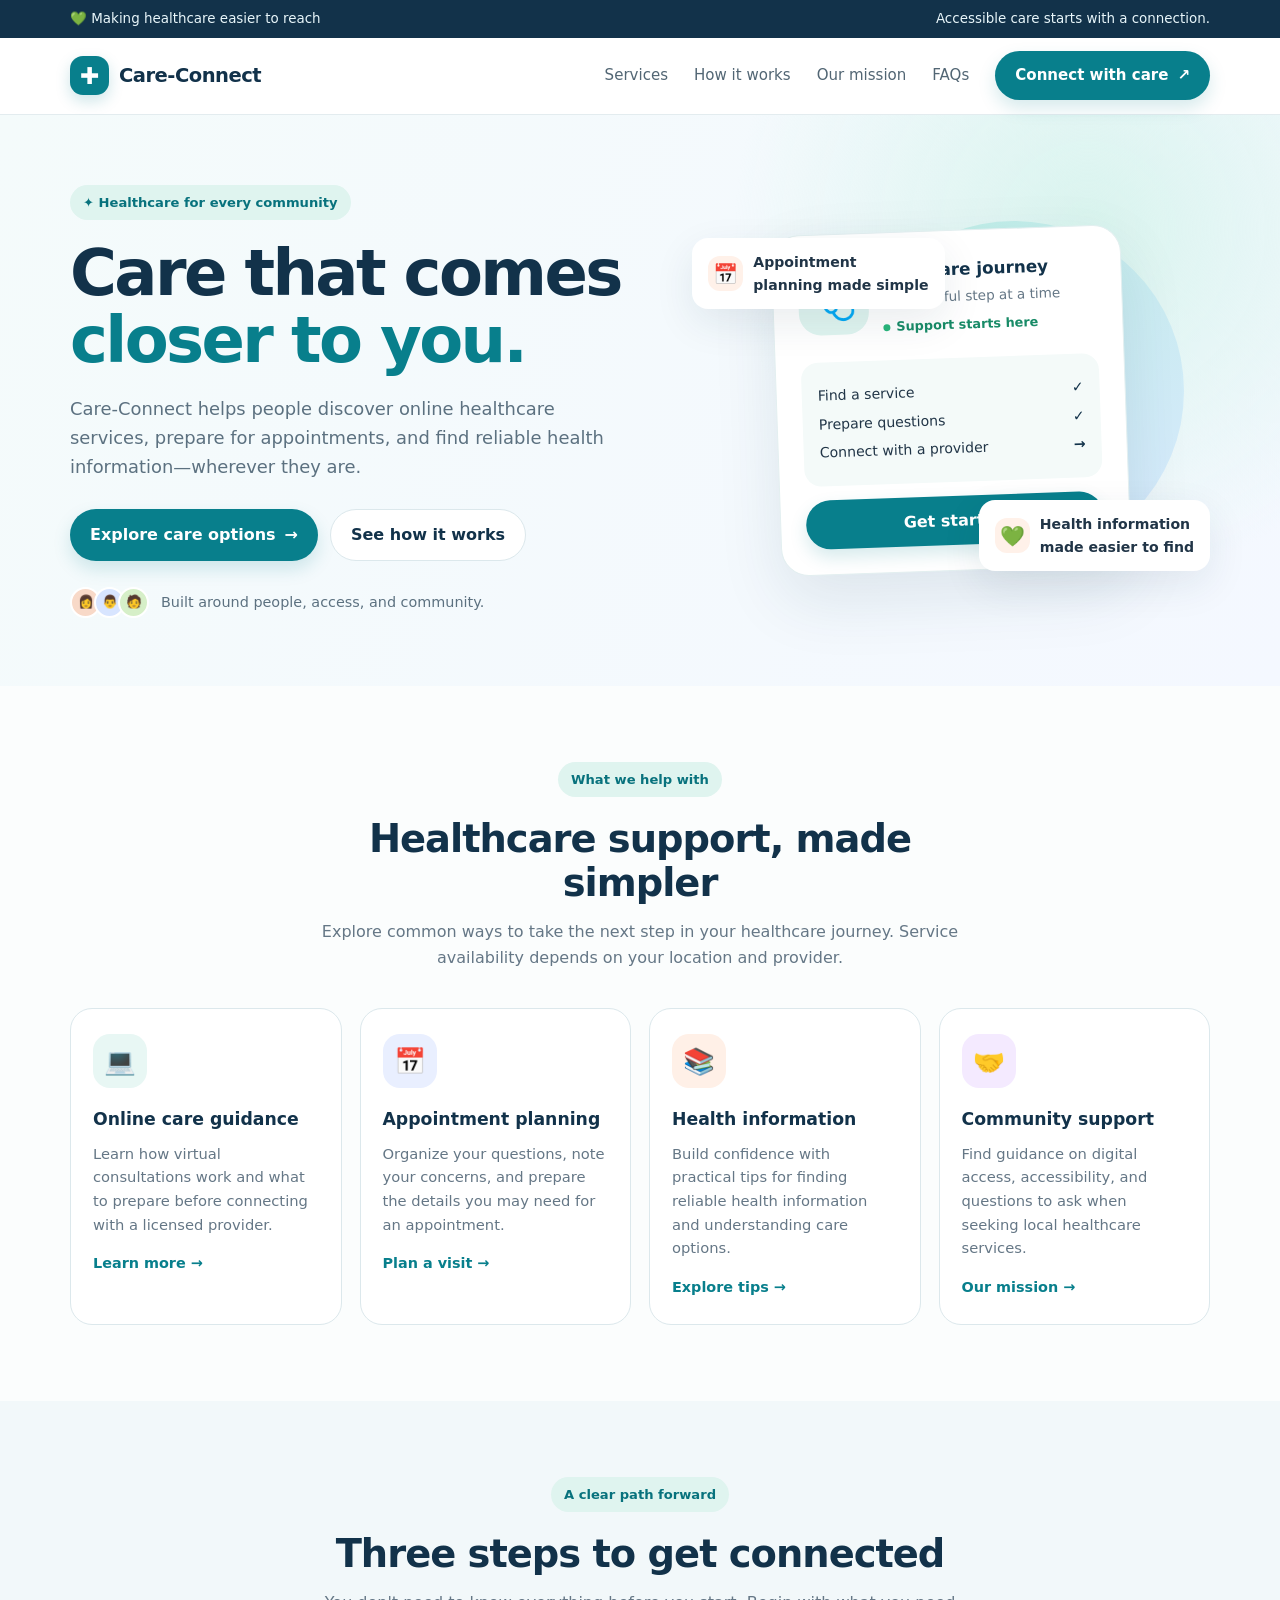
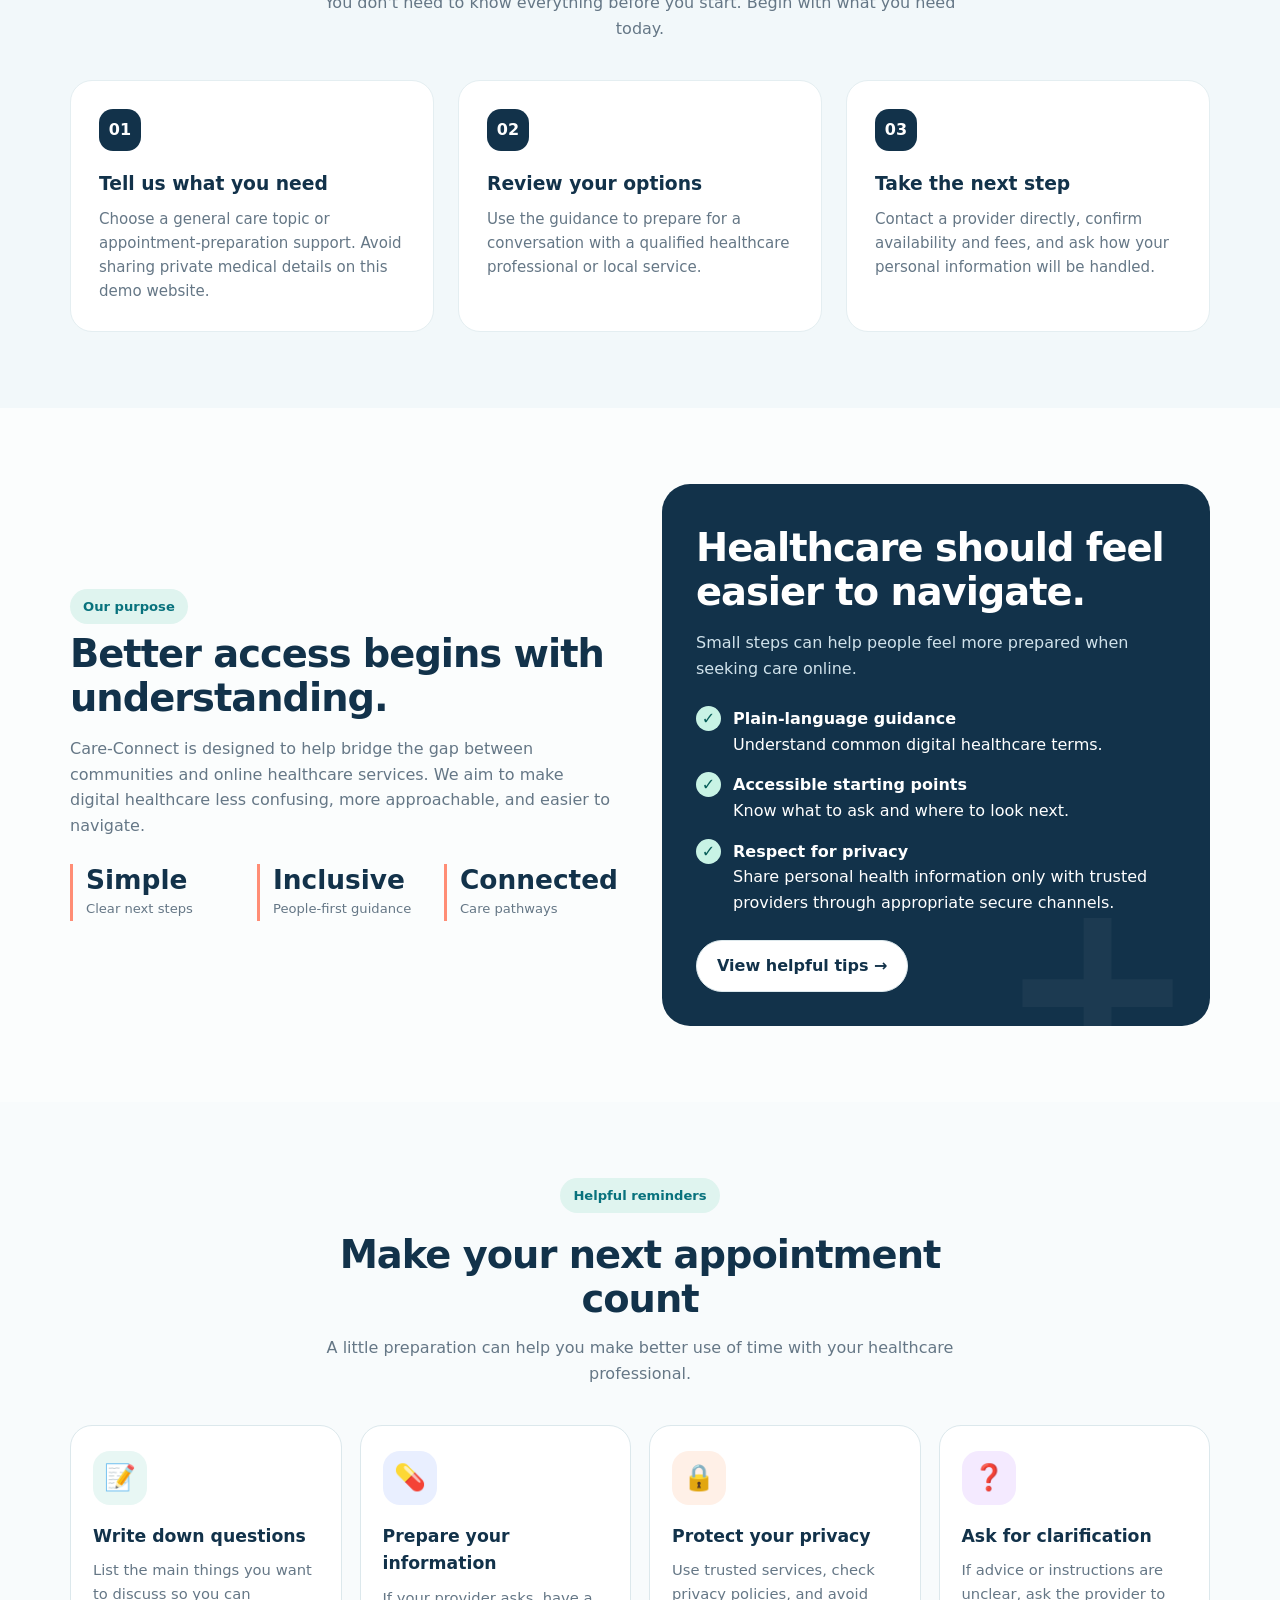
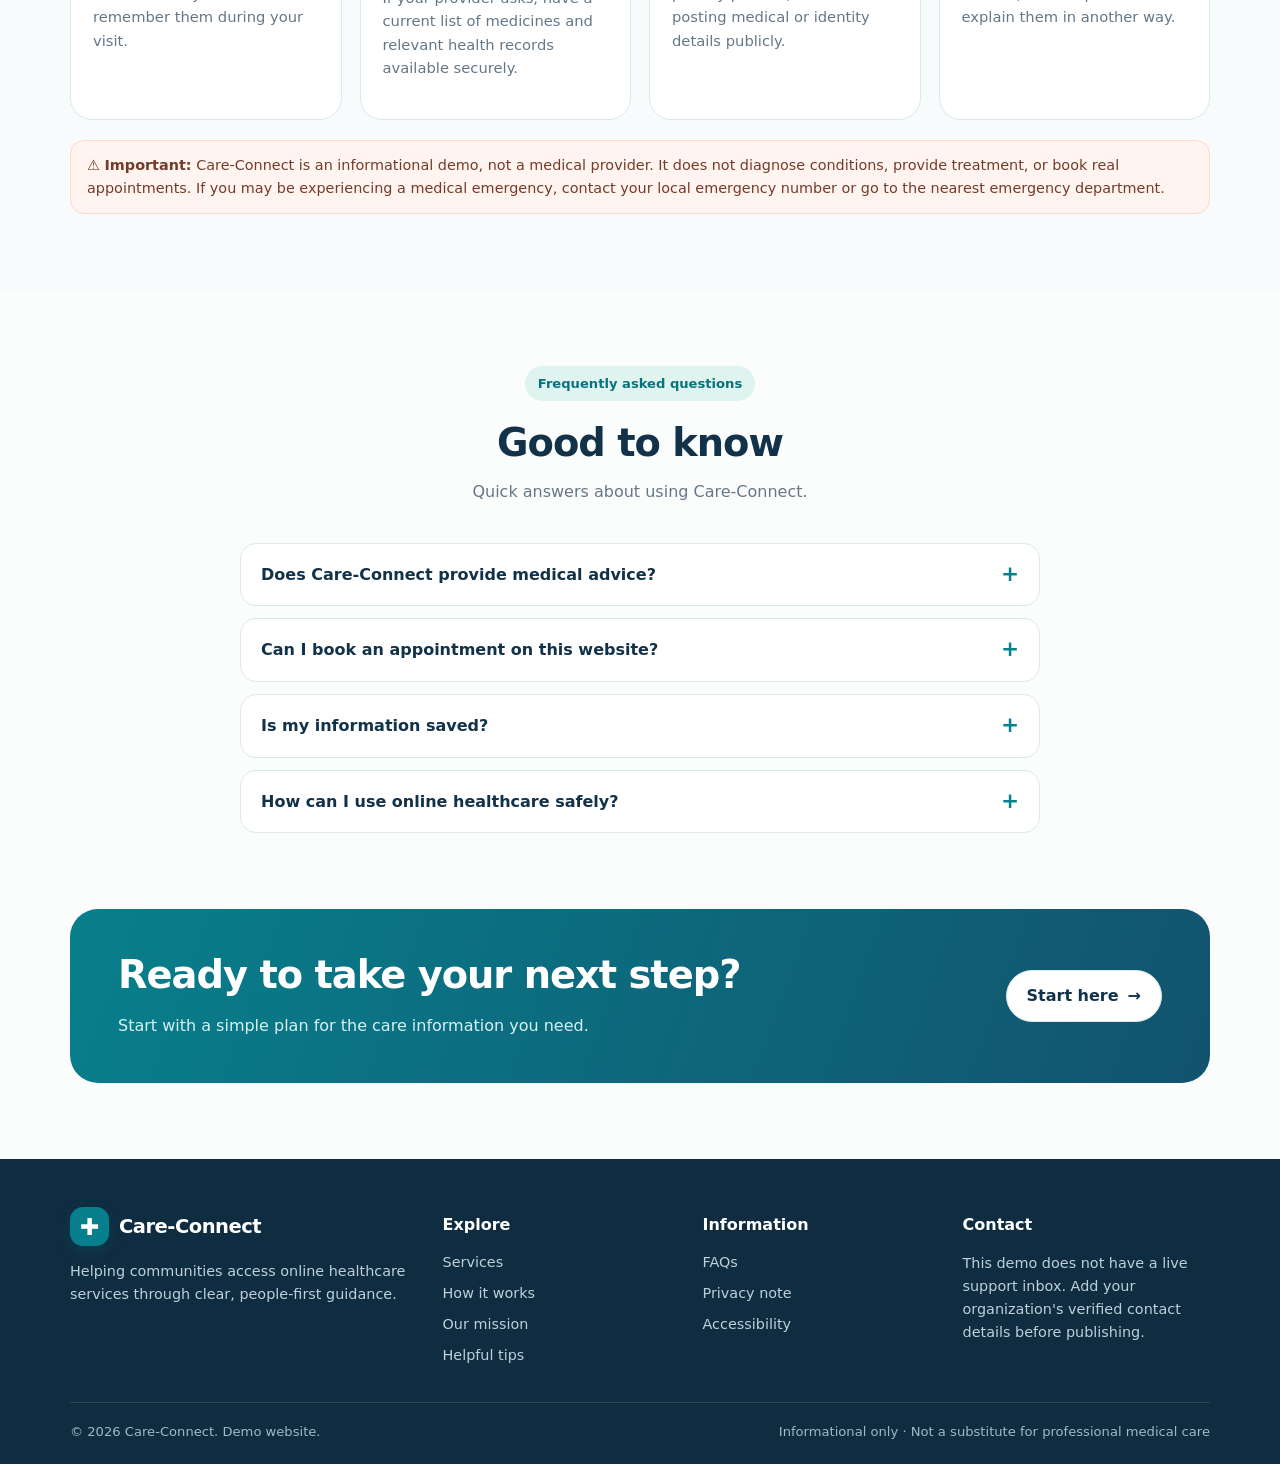
<file: index.html>
<!DOCTYPE html>
<html lang="en">
<head>
  <meta charset="UTF-8">
  <meta name="viewport" content="width=device-width, initial-scale=1.0">
  <meta name="description" content="Care-Connect helps communities discover online healthcare services, prepare for appointments, and find trusted health information.">
  <title>Care-Connect | Healthcare, connected</title>
  <style>
    :root{
      --navy:#12324a; --teal:#087f8c; --mint:#e8f7f4; --sky:#eef6ff;
      --ink:#213547; --muted:#657786; --white:#fff; --line:#dce8ec;
      --coral:#ff8d75; --shadow:0 14px 40px rgba(18,50,74,.09);
      --radius:22px;
    }
    *{box-sizing:border-box}
    html{scroll-behavior:smooth}
    body{margin:0;font-family:Inter,ui-sans-serif,system-ui,-apple-system,BlinkMacSystemFont,"Segoe UI",sans-serif;color:var(--ink);background:#fbfdfd;line-height:1.6}
    a{color:inherit;text-decoration:none}
    button,input,select,textarea{font:inherit}
    button,a{ -webkit-tap-highlight-color:transparent }
    .container{width:min(1140px,92%);margin-inline:auto}
    .topbar{background:var(--navy);color:#e8f6fa;font-size:.84rem;padding:8px 0}
    .topbar .container{display:flex;justify-content:space-between;gap:12px;flex-wrap:wrap}
    header{position:sticky;top:0;z-index:20;background:rgba(255,255,255,.94);backdrop-filter:blur(14px);border-bottom:1px solid rgba(220,232,236,.8)}
    .nav{height:76px;display:flex;align-items:center;justify-content:space-between;gap:24px}
    .brand{display:flex;align-items:center;gap:10px;font-weight:850;color:var(--navy);font-size:1.22rem;letter-spacing:-.5px}
    .brand-mark{width:39px;height:39px;border-radius:13px;background:var(--teal);display:grid;place-items:center;color:white;font-size:1.45rem;box-shadow:0 6px 15px #087f8c33}
    .navlinks{display:flex;align-items:center;gap:26px;color:#526674;font-size:.94rem}
    .navlinks a:hover{color:var(--teal)}
    .btn{border:0;border-radius:999px;padding:12px 20px;display:inline-flex;align-items:center;justify-content:center;gap:9px;font-weight:750;cursor:pointer;transition:transform .18s,box-shadow .18s,background .18s}
    .btn:hover{transform:translateY(-2px)}
    .btn-primary{background:var(--teal);color:white;box-shadow:0 8px 18px #087f8c2a}
    .btn-primary:hover{background:#066b76}
    .btn-light{background:white;color:var(--navy);border:1px solid var(--line)}
    .menu-toggle{display:none;background:none;border:0;color:var(--navy);font-size:1.7rem}
    .hero{padding:70px 0 68px;overflow:hidden;background:radial-gradient(circle at 85% 20%,#d9f4ee 0,transparent 30%),linear-gradient(120deg,#f4fbfb,#f4f8ff)}
    .hero-grid{display:grid;grid-template-columns:1.05fr .95fr;align-items:center;gap:50px}
    .eyebrow{display:inline-flex;align-items:center;gap:8px;background:#dff4ef;color:#08727d;padding:7px 13px;border-radius:999px;font-size:.82rem;font-weight:800}
    h1{font-size:clamp(2.55rem,5vw,4.5rem);line-height:1.06;letter-spacing:-2.6px;color:var(--navy);margin:20px 0}
    h1 span{color:var(--teal)}
    .hero-copy{font-size:1.12rem;color:#5c7180;max-width:540px}
    .hero-actions{display:flex;gap:12px;flex-wrap:wrap;margin:28px 0 26px}
    .trustline{display:flex;align-items:center;gap:12px;color:#5c7180;font-size:.9rem}
    .avatars{display:flex}
    .avatar{width:31px;height:31px;border-radius:50%;border:2px solid white;background:#bde8df;display:grid;place-items:center;margin-left:-7px;font-size:.8rem}
    .avatar:first-child{margin-left:0;background:#f8d9c8}.avatar:nth-child(2){background:#d8e5ff}.avatar:nth-child(3){background:#d6efc8}
    .hero-art{position:relative;min-height:410px;display:grid;place-items:center}
    .art-orb{position:absolute;width:340px;height:340px;border-radius:50%;background:linear-gradient(145deg,#bceee4,#d9eaff);right:5%;top:6%}
    .doctor-card{position:relative;z-index:1;width:min(350px,88%);background:white;border:1px solid #e3eff0;border-radius:28px;padding:25px;box-shadow:0 25px 65px #15384b1a;transform:rotate(-2deg)}
    .doctor-top{display:flex;align-items:center;gap:14px}
    .doctor-icon{width:70px;height:70px;border-radius:22px;background:#e0f5f0;display:grid;place-items:center;font-size:2.4rem}
    .doctor-top h3{margin:0;color:var(--navy);font-size:1.05rem}
    .doctor-top p{margin:3px 0;color:var(--muted);font-size:.85rem}
    .online{display:inline-flex;align-items:center;gap:6px;color:#188b67;font-size:.8rem;font-weight:750}
    .online:before{content:"";width:7px;height:7px;background:#29b67b;border-radius:50%}
    .appointment-mini{background:#f4faf9;border-radius:17px;padding:16px;margin:22px 0 14px}
    .appointment-mini .line{display:flex;justify-content:space-between;gap:10px;margin:6px 0;font-size:.88rem}
    .appointment-mini strong{color:var(--navy)}
    .full{width:100%}
    .float-note{position:absolute;z-index:2;display:flex;align-items:center;gap:10px;background:white;padding:13px 16px;border-radius:16px;box-shadow:var(--shadow);font-size:.88rem;font-weight:750}
    .float-note .emoji{width:35px;height:35px;display:grid;place-items:center;border-radius:12px;background:#fff1e9;font-size:1.25rem}
    .note-one{top:42px;left:0}.note-two{bottom:35px;right:0}
    section{padding:76px 0}
    .section-head{text-align:center;max-width:650px;margin:0 auto 38px}
    .section-head .eyebrow{margin-bottom:12px}
    h2{font-size:clamp(1.9rem,3vw,2.7rem);letter-spacing:-1px;line-height:1.15;color:var(--navy);margin:8px 0 14px}
    .section-head p{color:var(--muted);margin:0}
    .services-grid{display:grid;grid-template-columns:repeat(4,1fr);gap:18px}
    .service-card{background:white;border:1px solid var(--line);padding:25px 22px;border-radius:var(--radius);transition:transform .2s,box-shadow .2s}
    .service-card:hover{transform:translateY(-5px);box-shadow:var(--shadow)}
    .service-icon{width:54px;height:54px;border-radius:17px;display:grid;place-items:center;font-size:1.6rem;margin-bottom:18px;background:var(--mint)}
    .service-card:nth-child(2) .service-icon{background:#e9efff}.service-card:nth-child(3) .service-icon{background:#fff0e7}.service-card:nth-child(4) .service-icon{background:#f4eaff}
    .service-card h3{margin:0 0 8px;color:var(--navy);font-size:1.08rem}
    .service-card p{font-size:.92rem;color:var(--muted);margin:0 0 14px}
    .text-link{color:var(--teal);font-weight:800;font-size:.9rem}
    .how{background:#f2f8fa}
    .steps{display:grid;grid-template-columns:repeat(3,1fr);gap:24px;counter-reset:steps}
    .step{background:white;border-radius:var(--radius);padding:28px;border:1px solid #e4eef1}
    .step-num{width:42px;height:42px;border-radius:14px;background:var(--navy);color:white;display:grid;place-items:center;font-weight:850;margin-bottom:18px}
    .step h3{margin:0 0 8px;color:var(--navy)}
    .step p{margin:0;color:var(--muted);font-size:.94rem}
    .community-grid{display:grid;grid-template-columns:1fr 1fr;gap:44px;align-items:center}
    .community-panel{background:var(--navy);color:white;border-radius:28px;padding:34px;position:relative;overflow:hidden}
    .community-panel:after{content:"+";position:absolute;right:12px;bottom:-80px;font-size:15rem;line-height:1;color:#ffffff0b;font-weight:900}
    .community-panel h2{color:white}.community-panel p{color:#d0e2eb}
    .community-list{display:grid;gap:15px;margin:25px 0;position:relative;z-index:1}
    .community-list div{display:flex;gap:12px;align-items:flex-start}
    .check{flex:0 0 25px;height:25px;border-radius:50%;display:grid;place-items:center;background:#c8f3e5;color:#075d58;font-weight:900}
    .stats{display:grid;grid-template-columns:repeat(3,1fr);gap:14px;margin-top:25px}
    .stat{border-left:3px solid var(--coral);padding-left:13px}
    .stat strong{display:block;font-size:1.65rem;color:var(--navy);line-height:1.2}
    .stat span{font-size:.82rem;color:var(--muted)}
    .faq-list{max-width:800px;margin:auto;display:grid;gap:12px}
    details{border:1px solid var(--line);border-radius:16px;background:white;padding:0 20px}
    summary{cursor:pointer;list-style:none;padding:18px 28px 18px 0;font-weight:800;color:var(--navy);position:relative}
    summary::-webkit-details-marker{display:none}
    summary:after{content:"+";position:absolute;right:0;font-size:1.35rem;color:var(--teal);top:13px}
    details[open] summary:after{content:"−"}
    details p{color:var(--muted);margin:0 0 18px}
    .cta{padding:0 0 76px}
    .cta-inner{border-radius:28px;background:linear-gradient(110deg,#087f8c,#12536d);padding:44px 48px;color:white;display:flex;align-items:center;justify-content:space-between;gap:25px}
    .cta h2{color:white;margin-top:0}.cta p{color:#d8f1f2;margin-bottom:0}
    footer{background:#102c40;color:#d2e2ea;padding:48px 0 22px}
    .footer-grid{display:grid;grid-template-columns:1.5fr 1fr 1fr 1.1fr;gap:35px}
    footer .brand{color:white;margin-bottom:14px}
    footer p,footer a{font-size:.9rem;color:#bdd0da}
    footer h4{color:white;margin:5px 0 13px}
    .footer-links{display:grid;gap:8px}
    .footer-links a:hover{color:white}
    .footer-bottom{border-top:1px solid #ffffff20;margin-top:35px;padding-top:18px;display:flex;justify-content:space-between;gap:15px;flex-wrap:wrap;font-size:.82rem;color:#9fb8c5}
    .emergency{background:#fff4ef;border:1px solid #ffd9cb;color:#743b2a;padding:13px 16px;border-radius:14px;font-size:.9rem;margin-top:20px}
    .modal-backdrop{display:none;position:fixed;inset:0;background:#0b2438a8;z-index:100;align-items:center;justify-content:center;padding:20px}
    .modal-backdrop.show{display:flex}
    .modal{width:min(560px,100%);max-height:90vh;overflow:auto;background:white;border-radius:24px;padding:28px;box-shadow:0 20px 70px #0003}
    .modal-head{display:flex;justify-content:space-between;align-items:center;gap:15px}
    .modal-head h2{font-size:1.65rem;margin:0}
    .close{border:0;background:#edf4f5;border-radius:50%;width:38px;height:38px;cursor:pointer;font-size:1.4rem}
    .form-grid{display:grid;grid-template-columns:1fr 1fr;gap:14px;margin-top:20px}
    .field{display:grid;gap:6px}.field.fullrow{grid-column:1/-1}
    .field label{font-size:.88rem;font-weight:750;color:var(--navy)}
    .field input,.field select,.field textarea{width:100%;padding:12px 13px;border:1px solid #cfdee3;border-radius:12px;background:#fbfdfd;outline:none}
    .field input:focus,.field select:focus,.field textarea:focus{border-color:var(--teal);box-shadow:0 0 0 3px #087f8c1b}
    .form-note{font-size:.8rem;color:var(--muted)}
    .toast{display:none;margin-top:14px;background:#e6f8ef;color:#126444;padding:12px 14px;border-radius:12px;font-size:.9rem}
    .toast.show{display:block}
    @media(max-width:900px){
      .hero-grid{gap:20px}.services-grid{grid-template-columns:repeat(2,1fr)}.footer-grid{grid-template-columns:1fr 1fr}
      .navlinks{gap:15px}.hero-art{min-height:350px}.art-orb{width:290px;height:290px}
    }
    @media(max-width:680px){
      .topbar .container{justify-content:center;text-align:center}.nav{height:66px}.menu-toggle{display:block}.navlinks{display:none;position:absolute;top:66px;left:0;right:0;background:white;padding:18px 4%;border-bottom:1px solid var(--line);flex-direction:column;align-items:stretch;gap:16px}.navlinks.open{display:flex}.navlinks .btn{width:100%}
      .hero{padding:48px 0 40px}.hero-grid,.community-grid{grid-template-columns:1fr}.hero-art{min-height:360px}.note-one{left:0;top:18px}.note-two{right:0;bottom:10px}
      section{padding:58px 0}.services-grid,.steps{grid-template-columns:1fr}.service-card{padding:23px}.community-panel{padding:27px}.stats{gap:8px}.stat strong{font-size:1.35rem}.cta-inner{padding:30px 25px;display:block}.cta-inner .btn{margin-top:22px}.footer-grid{grid-template-columns:1fr 1fr;gap:25px}.form-grid{grid-template-columns:1fr}.field.fullrow{grid-column:auto}
      h1{letter-spacing:-1.5px}.hero-copy{font-size:1rem}
    }
    @media(prefers-reduced-motion:reduce){html{scroll-behavior:auto}*,*:before,*:after{transition:none!important}}
  </style>
</head>
<body>
  <div class="topbar"><div class="container"><span>💚 Making healthcare easier to reach</span><span>Accessible care starts with a connection.</span></div></div>
  <header>
    <div class="container nav">
      <a class="brand" href="#home" aria-label="Care-Connect home"><span class="brand-mark">✚</span>Care-Connect</a>
      <button class="menu-toggle" id="menuToggle" aria-label="Open navigation" aria-expanded="false">☰</button>
      <nav class="navlinks" id="navLinks" aria-label="Main navigation">
        <a href="#services">Services</a><a href="#how-it-works">How it works</a><a href="#community">Our mission</a><a href="#faq">FAQs</a>
        <button class="btn btn-primary" data-open-modal>Connect with care <span>↗</span></button>
      </nav>
    </div>
  </header>

  <main>
    <section class="hero" id="home">
      <div class="container hero-grid">
        <div>
          <span class="eyebrow">✦ Healthcare for every community</span>
          <h1>Care that comes <span>closer to you.</span></h1>
          <p class="hero-copy">Care-Connect helps people discover online healthcare services, prepare for appointments, and find reliable health information—wherever they are.</p>
          <div class="hero-actions"><button class="btn btn-primary" data-open-modal>Explore care options <span>→</span></button><a class="btn btn-light" href="#how-it-works">See how it works</a></div>
          <div class="trustline"><div class="avatars"><span class="avatar">👩</span><span class="avatar">👨</span><span class="avatar">🧑</span></div><span>Built around people, access, and community.</span></div>
        </div>
        <div class="hero-art" aria-label="Illustration of a virtual healthcare appointment">
          <div class="art-orb"></div>
          <div class="float-note note-one"><span class="emoji">📅</span><span>Appointment<br><strong>planning made simple</strong></span></div>
          <div class="doctor-card">
            <div class="doctor-top"><div class="doctor-icon">🩺</div><div><h3>Your care journey</h3><p>One helpful step at a time</p><span class="online">Support starts here</span></div></div>
            <div class="appointment-mini"><div class="line"><span>Find a service</span><strong>✓</strong></div><div class="line"><span>Prepare questions</span><strong>✓</strong></div><div class="line"><span>Connect with a provider</span><strong>→</strong></div></div>
            <button class="btn btn-primary full" data-open-modal>Get started</button>
          </div>
          <div class="float-note note-two"><span class="emoji">💚</span><span>Health information<br><strong>made easier to find</strong></span></div>
        </div>
      </div>
    </section>

    <section id="services">
      <div class="container">
        <div class="section-head"><span class="eyebrow">What we help with</span><h2>Healthcare support, made simpler</h2><p>Explore common ways to take the next step in your healthcare journey. Service availability depends on your location and provider.</p></div>
        <div class="services-grid">
          <article class="service-card"><div class="service-icon">💻</div><h3>Online care guidance</h3><p>Learn how virtual consultations work and what to prepare before connecting with a licensed provider.</p><a class="text-link" href="#how-it-works">Learn more →</a></article>
          <article class="service-card"><div class="service-icon">📅</div><h3>Appointment planning</h3><p>Organize your questions, note your concerns, and prepare the details you may need for an appointment.</p><a class="text-link" href="#appointment">Plan a visit →</a></article>
          <article class="service-card"><div class="service-icon">📚</div><h3>Health information</h3><p>Build confidence with practical tips for finding reliable health information and understanding care options.</p><a class="text-link" href="#resources">Explore tips →</a></article>
          <article class="service-card"><div class="service-icon">🤝</div><h3>Community support</h3><p>Find guidance on digital access, accessibility, and questions to ask when seeking local healthcare services.</p><a class="text-link" href="#community">Our mission →</a></article>
        </div>
      </div>
    </section>

    <section class="how" id="how-it-works">
      <div class="container">
        <div class="section-head"><span class="eyebrow">A clear path forward</span><h2>Three steps to get connected</h2><p>You don't need to know everything before you start. Begin with what you need today.</p></div>
        <div class="steps">
          <article class="step"><div class="step-num">01</div><h3>Tell us what you need</h3><p>Choose a general care topic or appointment-preparation support. Avoid sharing private medical details on this demo website.</p></article>
          <article class="step"><div class="step-num">02</div><h3>Review your options</h3><p>Use the guidance to prepare for a conversation with a qualified healthcare professional or local service.</p></article>
          <article class="step"><div class="step-num">03</div><h3>Take the next step</h3><p>Contact a provider directly, confirm availability and fees, and ask how your personal information will be handled.</p></article>
        </div>
      </div>
    </section>

    <section id="community">
      <div class="container community-grid">
        <div>
          <span class="eyebrow">Our purpose</span><h2>Better access begins with understanding.</h2>
          <p style="color:var(--muted)">Care-Connect is designed to help bridge the gap between communities and online healthcare services. We aim to make digital healthcare less confusing, more approachable, and easier to navigate.</p>
          <div class="stats"><div class="stat"><strong>Simple</strong><span>Clear next steps</span></div><div class="stat"><strong>Inclusive</strong><span>People-first guidance</span></div><div class="stat"><strong>Connected</strong><span>Care pathways</span></div></div>
        </div>
        <div class="community-panel">
          <h2>Healthcare should feel easier to navigate.</h2><p>Small steps can help people feel more prepared when seeking care online.</p>
          <div class="community-list">
            <div><span class="check">✓</span><span><strong>Plain-language guidance</strong><br>Understand common digital healthcare terms.</span></div>
            <div><span class="check">✓</span><span><strong>Accessible starting points</strong><br>Know what to ask and where to look next.</span></div>
            <div><span class="check">✓</span><span><strong>Respect for privacy</strong><br>Share personal health information only with trusted providers through appropriate secure channels.</span></div>
          </div>
          <a href="#resources" class="btn btn-light">View helpful tips →</a>
        </div>
      </div>
    </section>

    <section id="resources" style="background:#f8fbfc">
      <div class="container">
        <div class="section-head"><span class="eyebrow">Helpful reminders</span><h2>Make your next appointment count</h2><p>A little preparation can help you make better use of time with your healthcare professional.</p></div>
        <div class="services-grid">
          <article class="service-card"><div class="service-icon">📝</div><h3>Write down questions</h3><p>List the main things you want to discuss so you can remember them during your visit.</p></article>
          <article class="service-card"><div class="service-icon">💊</div><h3>Prepare your information</h3><p>If your provider asks, have a current list of medicines and relevant health records available securely.</p></article>
          <article class="service-card"><div class="service-icon">🔒</div><h3>Protect your privacy</h3><p>Use trusted services, check privacy policies, and avoid posting medical or identity details publicly.</p></article>
          <article class="service-card"><div class="service-icon">❓</div><h3>Ask for clarification</h3><p>If advice or instructions are unclear, ask the provider to explain them in another way.</p></article>
        </div>
        <div class="emergency">⚠️ <strong>Important:</strong> Care-Connect is an informational demo, not a medical provider. It does not diagnose conditions, provide treatment, or book real appointments. If you may be experiencing a medical emergency, contact your local emergency number or go to the nearest emergency department.</div>
      </div>
    </section>

    <section id="faq">
      <div class="container">
        <div class="section-head"><span class="eyebrow">Frequently asked questions</span><h2>Good to know</h2><p>Quick answers about using Care-Connect.</p></div>
        <div class="faq-list">
          <details><summary>Does Care-Connect provide medical advice?</summary><p>No. This website offers general information about navigating online healthcare. It does not replace a qualified healthcare professional's advice, diagnosis, or treatment.</p></details>
          <details><summary>Can I book an appointment on this website?</summary><p>The appointment form is a front-end demonstration only. It does not contact a clinic or reserve a real appointment. A production version would need a verified provider directory and secure booking integration.</p></details>
          <details><summary>Is my information saved?</summary><p>This demo does not send your form details to a server. Do not enter sensitive medical, identity, or payment information. A live service should use appropriate security, consent, and privacy controls.</p></details>
          <details><summary>How can I use online healthcare safely?</summary><p>Choose a legitimate provider, confirm their credentials and fees, use a private connection where possible, and ask how your data is stored and shared.</p></details>
        </div>
      </div>
    </section>

    <section class="cta" id="appointment">
      <div class="container"><div class="cta-inner"><div><h2>Ready to take your next step?</h2><p>Start with a simple plan for the care information you need.</p></div><button class="btn btn-light" data-open-modal>Start here <span>→</span></button></div></div>
    </section>
  </main>

  <footer>
    <div class="container">
      <div class="footer-grid">
        <div><a class="brand" href="#home"><span class="brand-mark">✚</span>Care-Connect</a><p>Helping communities access online healthcare services through clear, people-first guidance.</p></div>
        <div><h4>Explore</h4><div class="footer-links"><a href="#services">Services</a><a href="#how-it-works">How it works</a><a href="#community">Our mission</a><a href="#resources">Helpful tips</a></div></div>
        <div><h4>Information</h4><div class="footer-links"><a href="#faq">FAQs</a><a href="#privacy">Privacy note</a><a href="#accessibility">Accessibility</a></div></div>
        <div><h4>Contact</h4><p>This demo does not have a live support inbox. Add your organization's verified contact details before publishing.</p></div>
      </div>
      <div class="footer-bottom"><span>© <span id="year"></span> Care-Connect. Demo website.</span><span>Informational only · Not a substitute for professional medical care</span></div>
    </div>
  </footer>

  <div class="modal-backdrop" id="careModal" role="dialog" aria-modal="true" aria-labelledby="modalTitle">
    <div class="modal">
      <div class="modal-head"><h2 id="modalTitle">Let's plan your next step</h2><button class="close" id="closeModal" aria-label="Close dialog">×</button></div>
      <p style="color:var(--muted);margin:8px 0 0">This demo form stays in your browser and does not book an appointment or send information anywhere.</p>
      <form id="careForm">
        <div class="form-grid">
          <div class="field"><label for="fullName">Your name</label><input id="fullName" name="fullName" autocomplete="name" placeholder="Name (optional)"></div>
          <div class="field"><label for="careTopic">What do you need help with?</label><select id="careTopic" name="careTopic" required><option value="">Choose a topic</option><option>Finding online care</option><option>Preparing for an appointment</option><option>Finding reliable health information</option><option>Digital access guidance</option></select></div>
          <div class="field fullrow"><label for="nextStep">What would be a helpful next step?</label><textarea id="nextStep" name="nextStep" rows="3" placeholder="Keep this general—please don't include private medical details."></textarea></div>
          <div class="field fullrow"><label style="display:flex;gap:10px;align-items:flex-start;font-weight:600"><input type="checkbox" id="privacyAgree" required style="width:auto;margin-top:5px"> I understand this is a demo and does not provide medical advice or book appointments.</label></div>
          <div class="field fullrow"><button class="btn btn-primary full" type="submit">Show my next step →</button><span class="form-note">Please don't enter medical records, passwords, payment details, or other sensitive information.</span></div>
        </div>
        <div class="toast" id="formToast" role="status"></div>
      </form>
    </div>
  </div>
  <script>
    const menuToggle = document.getElementById('menuToggle');
    const navLinks = document.getElementById('navLinks');
    menuToggle.addEventListener('click', () => {
      const open = navLinks.classList.toggle('open');
      menuToggle.setAttribute('aria-expanded', String(open));
      menuToggle.textContent = open ? '×' : '☰';
    });
    navLinks.querySelectorAll('a').forEach(a => a.addEventListener('click', () => {
      navLinks.classList.remove('open'); menuToggle.setAttribute('aria-expanded','false'); menuToggle.textContent='☰';
    }));
    const modal = document.getElementById('careModal');
    const closeModal = () => { modal.classList.remove('show'); document.body.style.overflow=''; };
    document.querySelectorAll('[data-open-modal]').forEach(btn => btn.addEventListener('click', () => {
      modal.classList.add('show'); document.body.style.overflow='hidden';
      setTimeout(() => document.getElementById('careTopic').focus(), 60);
    }));
    document.getElementById('closeModal').addEventListener('click', closeModal);
    modal.addEventListener('click', e => { if(e.target === modal) closeModal(); });
    document.addEventListener('keydown', e => { if(e.key === 'Escape') closeModal(); });
    document.getElementById('careForm').addEventListener('submit', e => {
      e.preventDefault();
      const topic = document.getElementById('careTopic').value;
      const toast = document.getElementById('formToast');
      const messages = {
        'Finding online care':'Next step: look for a licensed provider or recognized healthcare service in your area. Confirm credentials, availability, and fees directly.',
        'Preparing for an appointment':'Next step: write down your questions and gather any information your provider has asked you to bring.',
        'Finding reliable health information':'Next step: start with official public-health services or established healthcare organizations, and confirm important advice with a qualified professional.',
        'Digital access guidance':'Next step: ask a trusted local community organization, clinic, or library whether they offer help accessing online services.'
      };
      toast.textContent = messages[topic] || 'Choose a topic to see a suggested next step.';
      toast.classList.add('show');
    });
    document.getElementById('year').textContent = new Date().getFullYear();
  </script>
</body>
</html>
</file>
